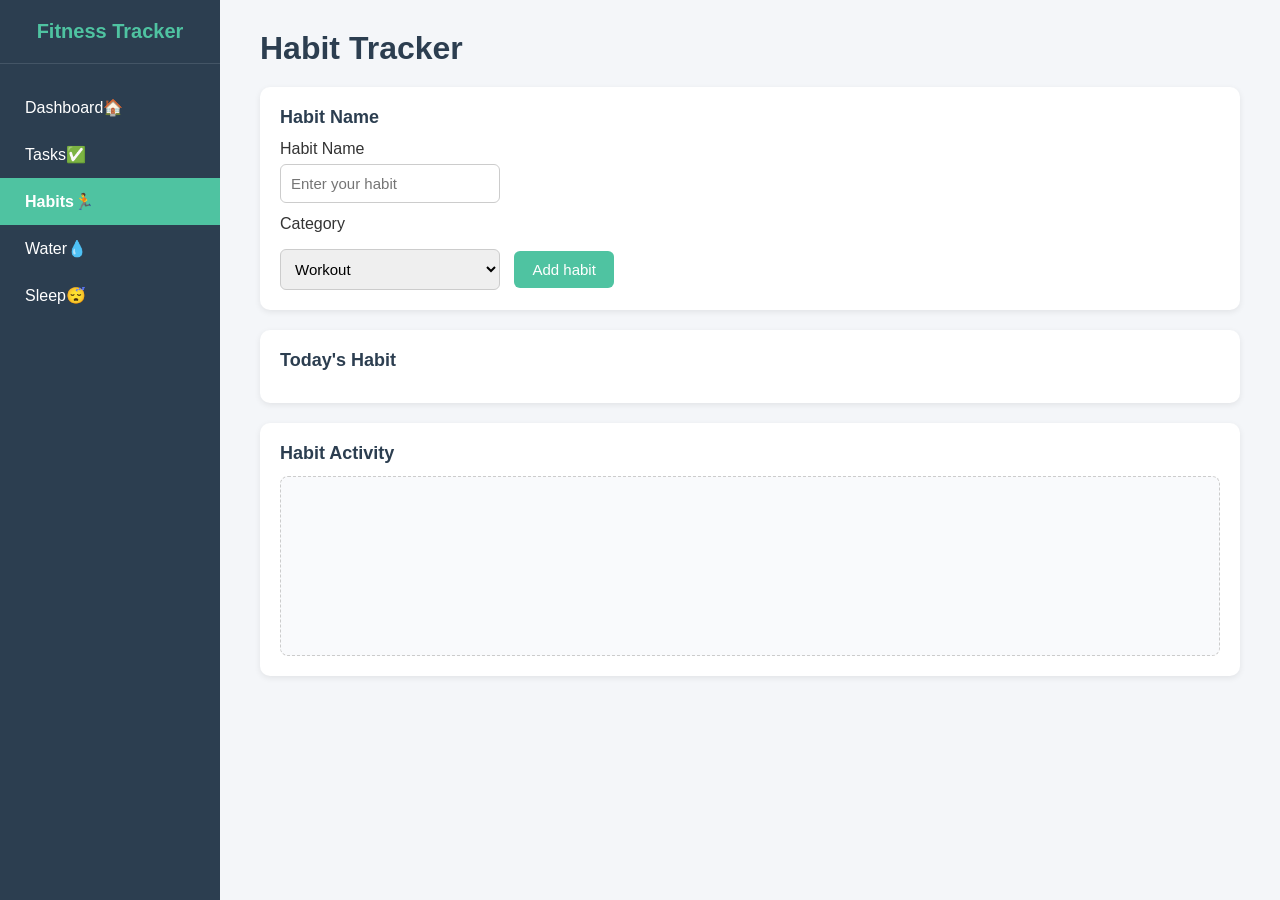
<file: habits.html>
<!DOCTYPE html>
<html lang="en">
<head>
    <meta charset="UTF-8">
    <meta name="viewport" content="width=device-width, initial-scale=1.0">
    <title>HABIT</title>
    <link rel="stylesheet" href="style.css">
</head>
<body>
    <div class="dashboard-container">
        <aside class="sidebar">
            <div class="sidebar-logo">
                <h2>Fitness Tracker</h2>
            </div>
            <nav class="sidebar-nav">
            
                <ul class="nav-list">
                    <li><a href="index.html">Dashboard🏠</a></li>
                    <li><a href="task.html">Tasks✅</a></li>
                    <li><a href="habits.html" class="active">Habits🏃</a></li>
                    <li><a href="water.html">Water💧</a></li>
                    <li><a href="sleep.html">Sleep😴</a></li>
                </ul>
            </nav>       
            
        </aside>
        <main class="main-content">
            <h1>Habit Tracker</h1>
            <section class="habit-form-section">
                <h2>Habit Name</h2>
                <label for="habit-name">Habit Name</label>
                <input type="text" id="habit-input" placeholder="Enter your habit">
                <label for="habit-category">Category</label>
                <select id="habit-category">
                    <option value="workout">Workout</option>
                    <option value="fitness">Fitness</option>
                    <option value="cardio">Cardio</option>
                    <option value="mental-wellness">Mental Wellness</option>
                </select>
                <button id="add-habit-btn">Add habit</button>
            </section>
            <section class="today-habits-section">
                <h2>Today's Habit</h2>
                <div id="habit-list">

                </div>
            </section>
            <section class="habit-activity-section">
               <h2>Habit Activity</h2>

                <div id="habit-graph">

                </div>
            </section>

            
        </main>
    </div>
 <script src="habits.js"></script>   
</body>
</html>
</file>
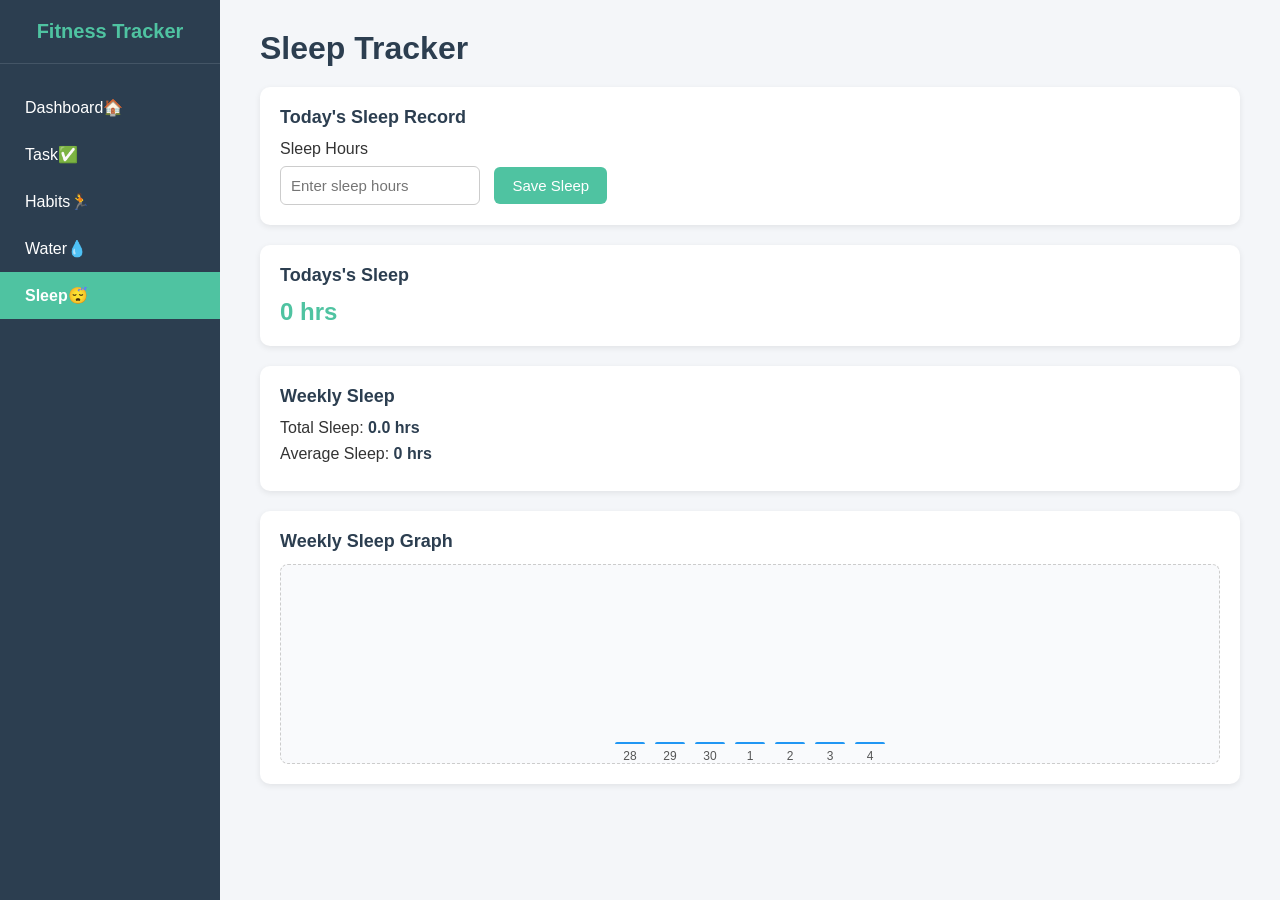
<file: sleep.html>
<!DOCTYPE html>
<html lang="en">
<head>
    <meta charset="UTF-8">
    <meta name="viewport" content="width=device-width, initial-scale=1.0">
    <title>SLEEP</title>
    <link rel="stylesheet" href="style.css">
    
</head>
<body>
    <div class="dashboard-container">
        <aside class="sidebar">
            <div class="sidebar-logo">
                <h2>Fitness Tracker</h2>
            </div>
            <nav class="sidebar-nav">
                <ul class="nav-list">
                    <li><a href="index.html">Dashboard🏠</a></li>
                    <li><a href="task.html">Task✅</a></li>
                    <li><a href="habits.html">Habits🏃</a></li>
                    <li><a href="water.html">Water💧</a></li>
                    <li><a href="sleep.html" class="active">Sleep😴</a></li>
                </ul>
            </nav>
        </aside>
       <main class="main-content">
            <h1>Sleep Tracker</h1>
            <section class="sleep-record-section">
                <h2>Today's Sleep Record</h2>
                <label for="sleep-hours">Sleep Hours</label>
                <input type="number" id="sleep-hours" placeholder="Enter sleep hours" step="0.1">
                <button id="save-sleep-btn">Save Sleep</button>
            </section>
            <section class="today-sleep-section">
                <h2>Todays's Sleep</h2>
                <p id="today-sleep">0 hrs </p>
            </section>
            <section class="sleep-summary-section">
                <h2>Weekly Sleep</h2>
                <p>Total Sleep: <span id="total-sleep">0 hrs</span></p>
                <p>Average Sleep: <span id="average-sleep">0 hrs</span></p>
            </section>
            <section class="sleep-graph-section">
                <h2>Weekly Sleep Graph</h2>

               <div id="sleep-graph">

                </div>
            </section>
            
               

                

            
        </main>
    </div>
<script src="sleep.js"></script>
</body>
</html>
</file>
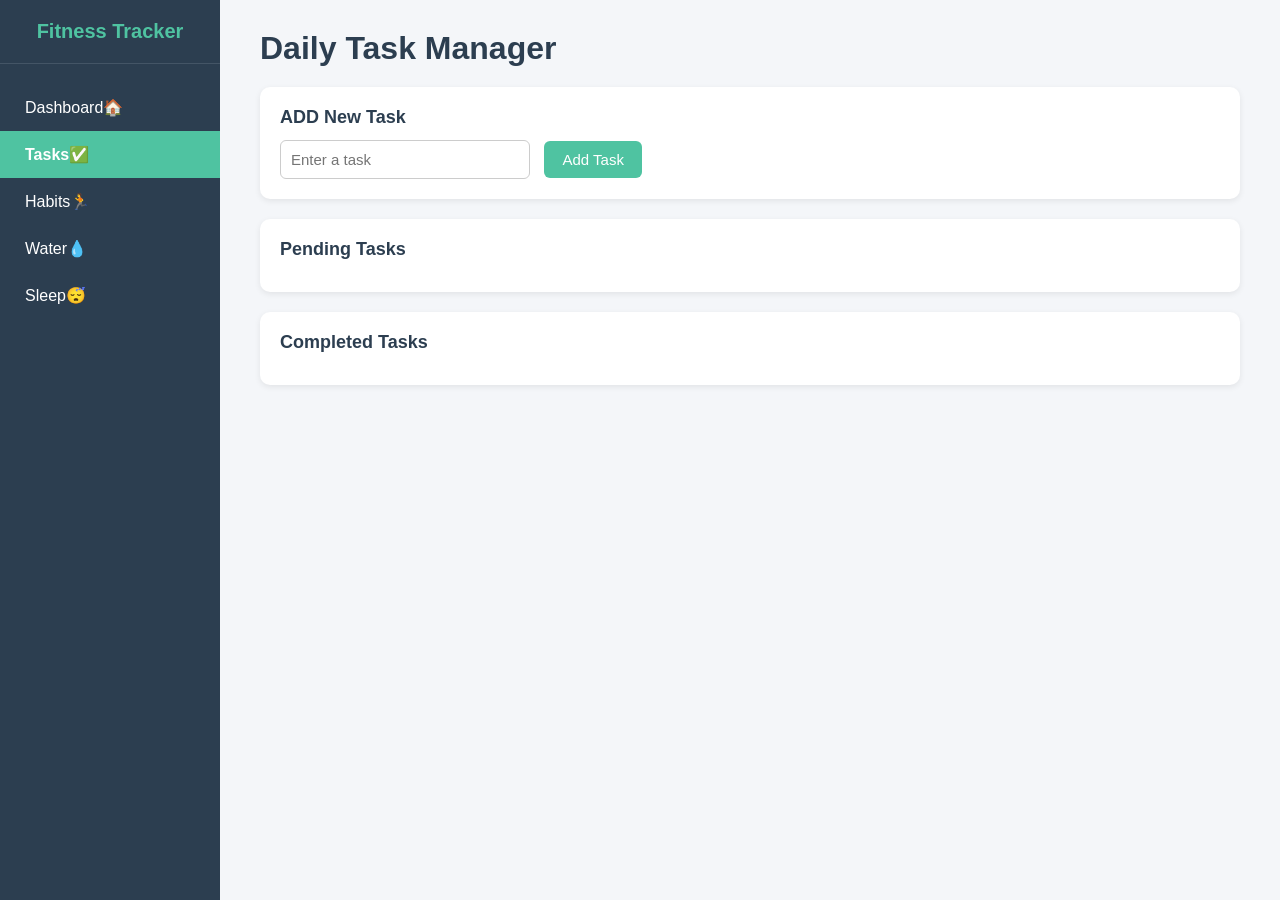
<file: task.html>
<!DOCTYPE html>
<html lang="en">
<head>
    <meta charset="UTF-8">
    <meta name="viewport" content="width=device-width, initial-scale=1.0">
    <title>Task</title>
    <link rel="stylesheet" href="style.css">
</head>
<body>
    <div class="dashboard-container">
        <aside class="sidebar">
            <div class="sidebar-logo">
                <h2>Fitness Tracker</h2>
            </div>
            <nav class="sidebar-nav">
            
                <ul class="nav-list">
                    <li><a href="index.html">Dashboard🏠</a></li>
                    <li><a href="task.html" class="active">Tasks✅</a></li>
                    <li><a href="habits.html">Habits🏃</a></li>
                    <li><a href="water.html">Water💧</a></li>
                    <li><a href="sleep.html">Sleep😴</a></li>
                    
                </ul>
            </nav>       
            
        </aside>
        <main class="main-content">
            <h1>Daily Task Manager</h1>
            <section class="task-form-section">
                <h2>ADD New Task</h2>
                <input type="text" id="task-input" placeholder="Enter a task">
                <button id="add-task-btn">Add Task</button>
            </section>
            <section class="pending-tasks-section">
                <h2>Pending Tasks</h2>
                <div id="pending-tasks">

                </div>
            </section>
            <section class="completed-tasks-section">
                <h2>Completed Tasks</h2>
                <div id="completed-tasks">

                </div>
            </section>
        </main>
    </div>
    <script src="task.js"></script>
</body>
</html>
</file>
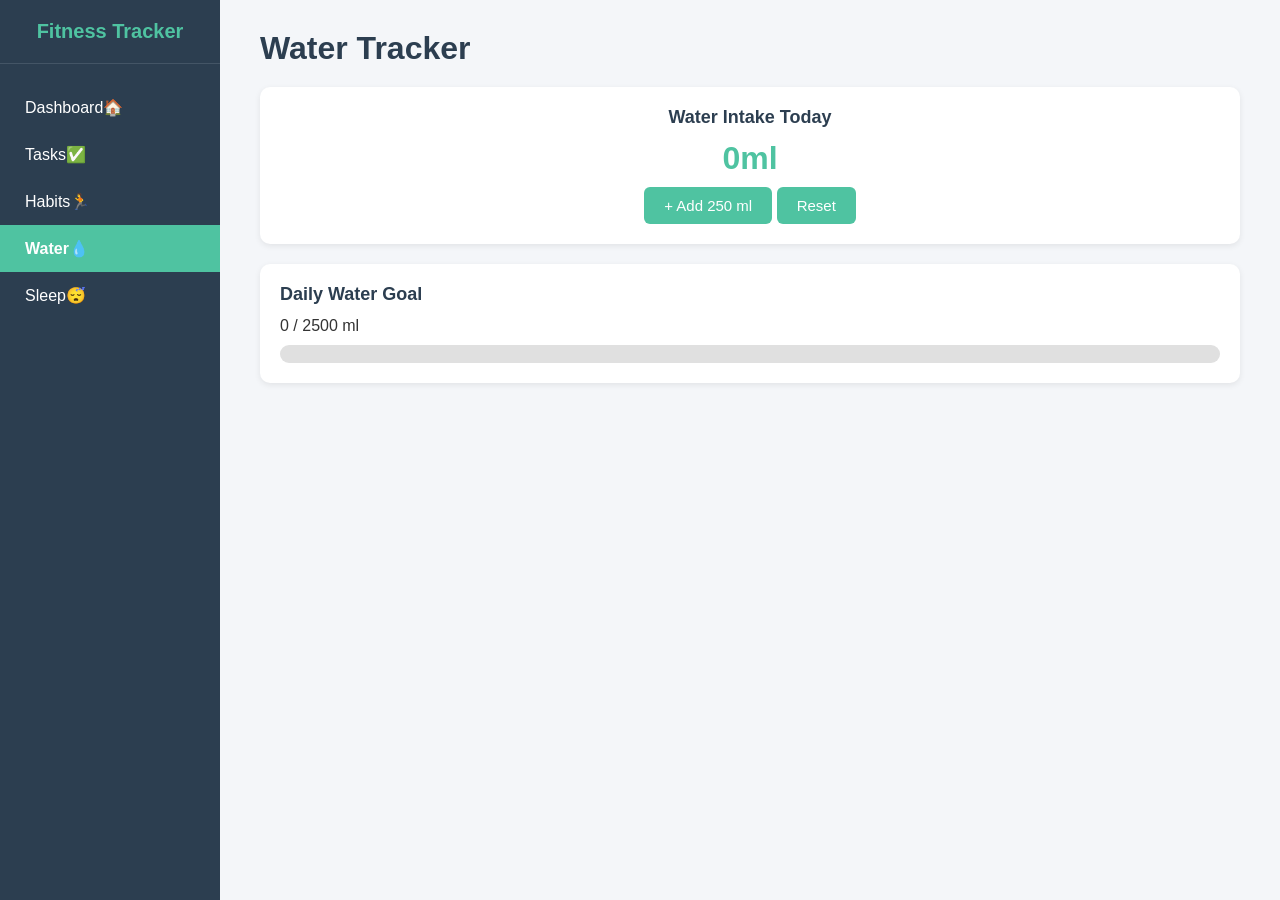
<file: water.html>
<!DOCTYPE html>
<html lang="en">
<head>
    <meta charset="UTF-8">
    <meta name="viewport" content="width=device-width, initial-scale=1.0">
    <title>WATER</title>
    <link rel="stylesheet" href="style.css">
</head>
<body>
    <div class="dashboard-container">
        <aside class="sidebar">
            <div class="sidebar-logo">
                <h2>Fitness Tracker</h2>
            </div>
            <nav class="sidebar-nav">
            
                <ul class="nav-list">
                    <li><a href="index.html">Dashboard🏠</a></li>
                    <li><a href="task.html">Tasks✅</a></li>
                    <li><a href="habits.html">Habits🏃</a></li>
                    <li><a href="water.html" class="active">Water💧</a></li>
                    <li><a href="sleep.html">Sleep😴</a></li>
                </ul>
            </nav>       
            
        </aside>
        <main class="main-content">
            <h1>Water Tracker</h1>
            <section class="water-today-section">
                <h2>Water Intake Today</h2>
                <p id="water-amount">0ml</p>
                <button id="add-water-btn">+ Add 250 ml</button>
                <button id="reset-water-btn">Reset</button>
            </section>
            <section class="water-goal-section">
                <h2>Daily Water Goal</h2>
                <p id="water-progress">0 / 2500 ml</p>
                <div class="progress-bar">
                            <div class="progress"></div>
                        </div>
            </section> 
        </main>
    </div>
    <script src="water.js"></script>
</body>
</html>
</file>
<file: style.css>
* {
    margin: 0;
    padding: 0;
    box-sizing: border-box;
}

body {
    font-family: 'Segoe UI', Arial, sans-serif;
    background-color: #f4f6f9;
    color: #333;
}
.dashboard-container {
    display: flex;
    min-height: 100vh;
}
.sidebar {
    width: 220px;
    background-color: #2c3e50;
    color: #fff;
    padding: 20px 0;
    flex-shrink: 0;
}
.sidebar-logo {
    text-align: center;
    padding-bottom: 20px;
    border-bottom: 1px solid #445566;
}
.sidebar-logo h2 {
    font-size: 20px;
    color: #4fc3a1;
}
.nav-list {
    list-style: none;
    margin-top: 20px;
}
.nav-list li a {
    display: block;
    color: #fff;
    text-decoration: none;
    padding: 14px 25px;
    font-size: 16px;
    transition: background 0.2s ease;
}
.nav-list li a:hover {
    background-color: #3b4f66;
}
.nav-list li a.active {
    background-color: #4fc3a1;
    color: #fff;
    font-weight: bold;
}
.main-content {
    flex: 1;
    padding: 30px 40px;
}
.main-content h1 {
    margin-bottom: 20px;
    color: #2c3e50;
}
.main-content h2 {
    margin-bottom: 12px;
    color: #2c3e50;
    font-size: 18px;
}
section {
    background-color: #fff;
    border-radius: 10px;
    padding: 20px;
    margin-bottom: 20px;
    box-shadow: 0 2px 6px rgba(0, 0, 0, 0.08);
}
.sleep-record-section label {
    display: block;
    margin-bottom: 8px;
    font-weight: 500;
}
.sleep-record-section input {
    padding: 10px;
    width: 200px;
    border: 1px solid #ccc;
    border-radius: 6px;
    margin-right: 10px;
    font-size: 15px;
}
.sleep-record-section button {
    padding: 10px 18px;
    background-color: #4fc3a1;
    color: #fff;
    border: none;
    border-radius: 6px;
    font-size: 15px;
    cursor: pointer;
    transition: background 0.2s ease;
}
.sleep-record-section button:hover {
    background-color: #3aa88a;
}
#today-sleep {
    font-size: 24px;
    font-weight: bold;
    color: #4fc3a1;
}
.sleep-summary-section p {
    font-size: 16px;
    margin-bottom: 8px;
}
.sleep-summary-section span {
    font-weight: bold;
    color: #2c3e50;
}
#sleep-graph {
    min-height: 200px;
    background-color: #f9fafc;
    border: 1px dashed #ccc;
    border-radius: 8px;
    display: flex;
    align-items: center;
    justify-content: center;
    color: #888;
}
.habit-form-section label {
    display: block;
    margin-top: 12px;
    margin-bottom: 6px;
    font-weight: 500;
}
.habit-form-section input,
.habit-form-section select {
    padding: 10px;
    width: 220px;
    border: 1px solid #ccc;
    border-radius: 6px;
    font-size: 15px;
    margin-right: 10px;
}
.habit-form-section button {
    padding: 10px 18px;
    background-color: #4fc3a1;
    color: #fff;
    border: none;
    border-radius: 6px;
    font-size: 15px;
    cursor: pointer;
    margin-top: 12px;
    transition: background 0.2s ease;
}
.habit-form-section button:hover {
    background-color: #3aa88a;
}
#habit-list {
    display: flex;
    flex-direction: column;
    gap: 10px;
}
.habit-item {
    display: flex;
    justify-content: space-between;
    align-items: center;
    padding: 12px 15px;
    background-color: #f9fafc;
    border: 1px solid #e0e0e0;
    border-radius: 8px;
}
#habit-graph {
    min-height: 180px;
    background-color: #f9fafc;
    border: 1px dashed #ccc;
    border-radius: 8px;
    display: flex;
    align-items: center;
    justify-content: center;
    color: #888;
}
.water-today-section {
    text-align: center;
}
#water-amount {
    font-size: 32px;
    font-weight: bold;
    color: #4fc3a1;
    margin: 10px 0;
}
.water-today-section button {
    padding: 10px 20px;
    background-color: #4fc3a1;
    color: #fff;
    border: none;
    border-radius: 6px;
    font-size: 15px;
    cursor: pointer;
    transition: background 0.2s ease;
}
.water-today-section button:hover {
    background-color: #3aa88a;
}
#water-progress {
    font-size: 16px;
    font-weight: 500;
    margin-bottom: 10px;
}
.progress-bar {
    width: 100%;
    height: 18px;
    background-color: #e0e0e0;
    border-radius: 10px;
    overflow: hidden;
}
.progress {
    height: 100%;
    width: 0%;
    background-color: #4fc3a1;
    border-radius: 10px;
    transition: width 0.3s ease;
}
.task-form-section input {
    padding: 10px;
    width: 250px;
    border: 1px solid #ccc;
    border-radius: 6px;
    font-size: 15px;
    margin-right: 10px;
}
.task-form-section button {
    padding: 10px 18px;
    background-color: #4fc3a1;
    color: #fff;
    border: none;
    border-radius: 6px;
    font-size: 15px;
    cursor: pointer;
    transition: background 0.2s ease;
}
.task-form-section button:hover {
    background-color: #3aa88a;
}
#Pending-Tasks,
#Completed-tasks {
    display: flex;
    flex-direction: column;
    gap: 10px;
}
.task-item {
    display: flex;
    justify-content: space-between;
    align-items: center;
    padding: 12px 15px;
    background-color: #f9fafc;
    border: 1px solid #e0e0e0;
    border-radius: 8px;
}
.task-item.completed {
    text-decoration: line-through;
    color: #999;
    background-color: #f1f1f1;
}
@media (max-width: 768px) {
    .dashboard-container {
        flex-direction: column;
    }
    .sidebar {
        width: 100%;
    }
    .main-content {
        padding: 20px;
    }
}
#sleep-graph {
    display: flex;
    align-items: flex-end;
    gap: 10px;
    height: 150px;
    margin-top: 10px;
}
.sleep-bar-wrapper {
    display: flex;
    flex-direction: column;
    align-items: center;
    gap: 5px;
}
.sleep-bar {
    width: 30px;
    background-color: #2196f3;
    border-radius: 4px 4px 0 0;
    min-height: 2px;
}
.sleep-bar-wrapper span {
    font-size: 12px;
    color: #555;
}
</file>
